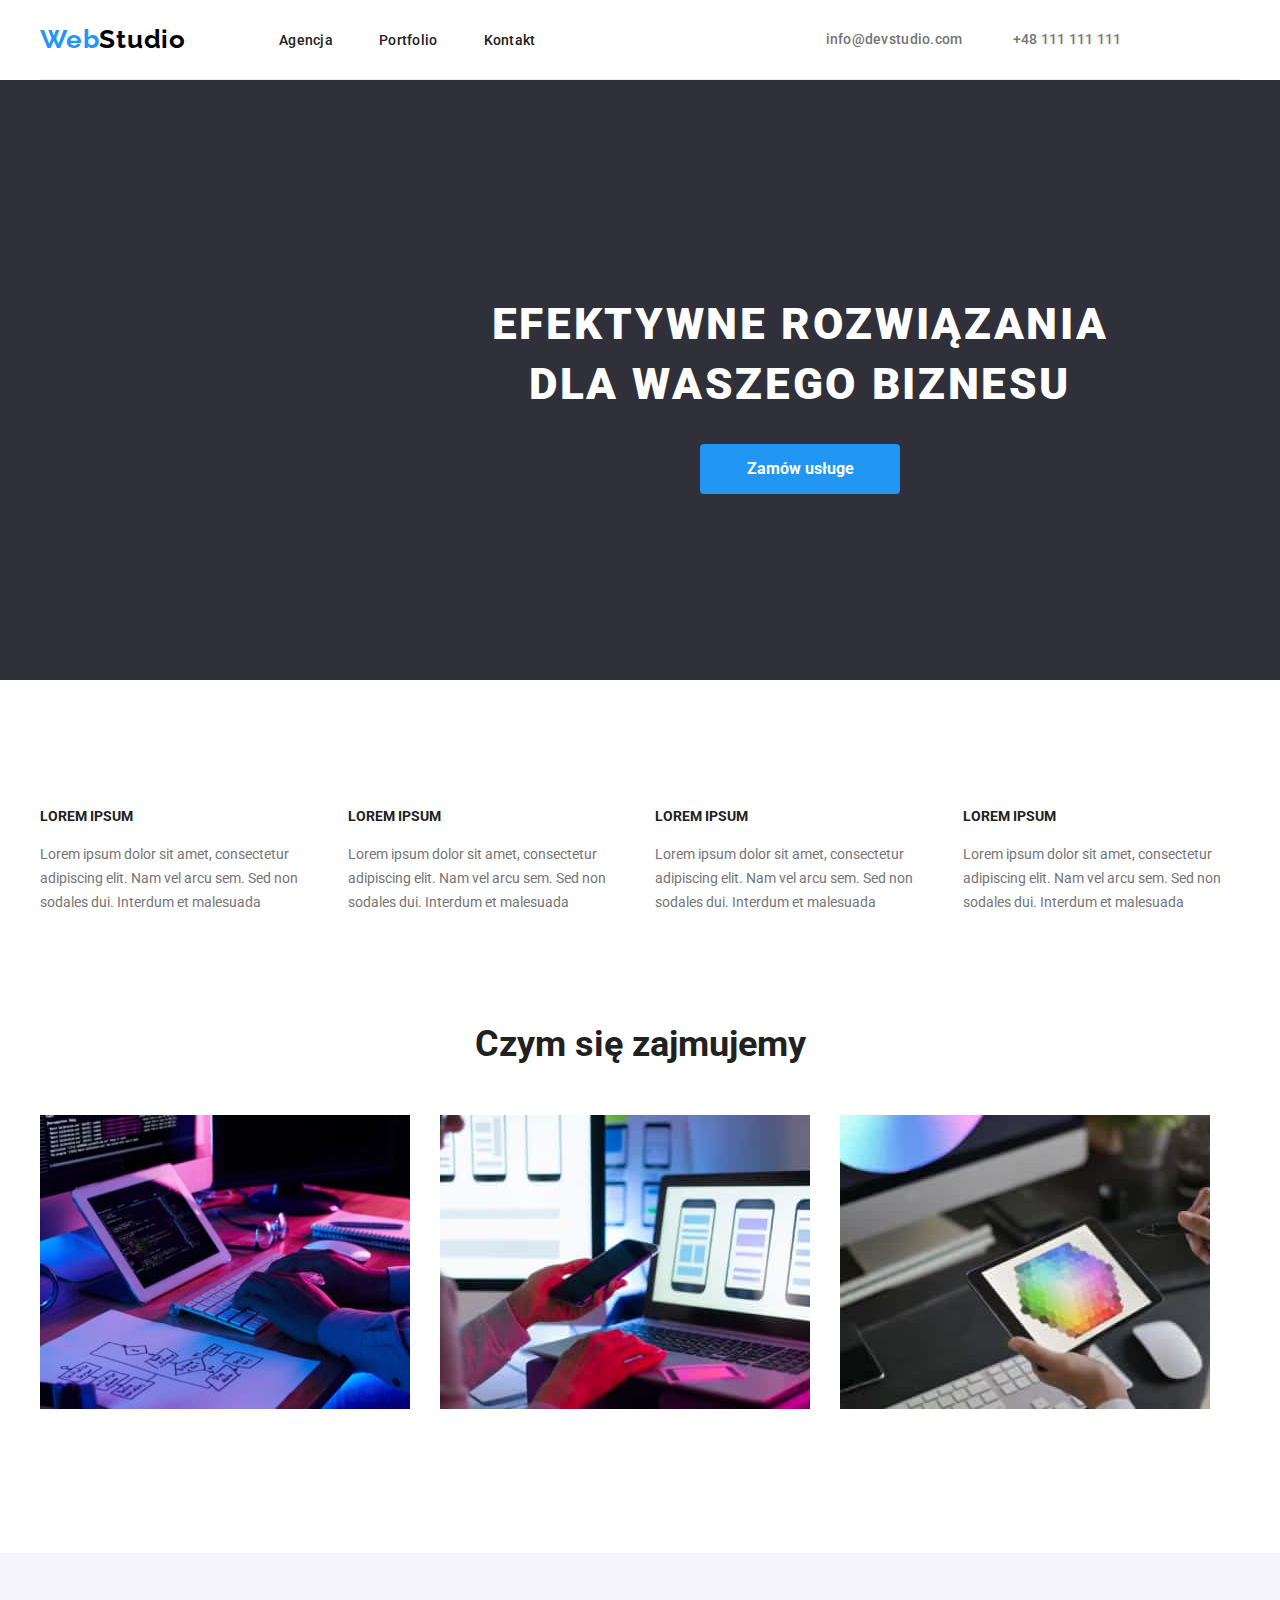
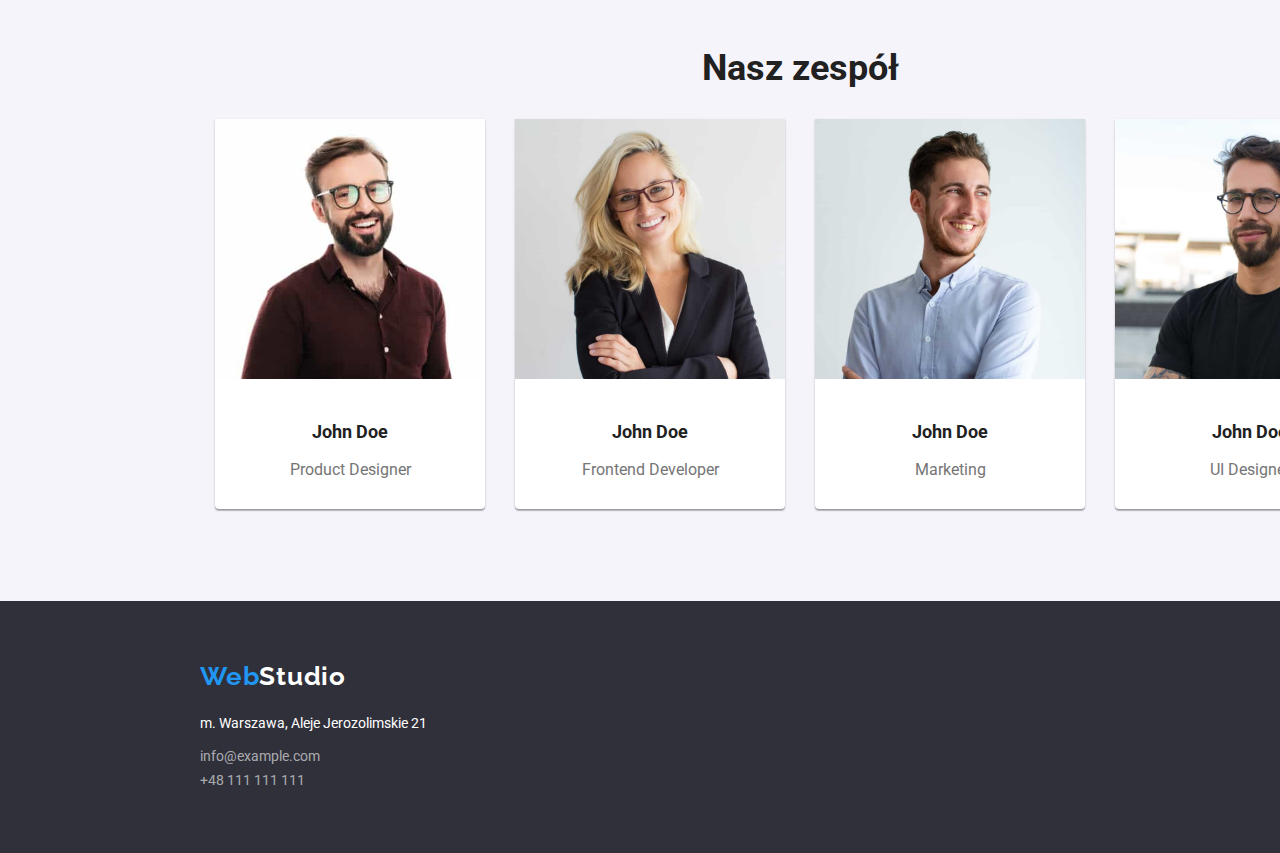
<file: index.html>
<!DOCTYPE html>
<html lang="en">
  <head>
    <meta charset="UTF-8" />
    <meta http-equiv="X-UA-Compatible" content="IE=edge" />
    <meta name="viewport" content="width=device-width, initial-scale=1.0" />
    <link rel="stylesheet" href="https://cdnjs.cloudflare.com/ajax/libs/modern-normalize/1.0.0/modern-normalize.min.css" />
    <link href="css/styles.css " rel="stylesheet" />
    <link rel="preconnect" href="https://fonts.googleapis.com" />
    <link rel="preconnect" href="https://fonts.gstatic.com" crossorigin />
    <link
      href="https://fonts.googleapis.com/css2?family=Raleway:wght@700&family=Roboto:wght@400;500;700;900&display=swap"
      rel="stylesheet"
    />
    <title>Studio</title>
  </head>
  <body>
      <header>
        <div class="container header">
          <div class="header-wrapper">
          <a href="index.html" class="without-underline webstudio-logo">
              <span class="blue-text">Web</span>Studio
          </a>
          <nav class="navigation-links-position">
          <ul class="no-dots-list nav-container">
            <li>
              <a class="nav-links" href="index.html">Agencja</a>
            </li>
            <li>
              <a class="nav-links" href="portfolio.html">Portfolio</a>
            </li>
            <li>
              <a class="nav-links" href="index.html">Kontakt</a>
            </li>
          </ul>
          </nav>
          <ul class="nav-contacts">
            <li>
              <a class="contacts" href="emailto:info@devstudio.com">info@devstudio.com
              </a>
            </li>
            <li>
              <a class="contacts" href="tel:+48111111111">+48 111 111 111</a>
            </li>
          </ul>
          </div>
        </div>
      </header>
      <main>
        <div class="title-background">
          <div class="container">
          <h1>
            EFEKTYWNE ROZWIĄZANIA <br />
            DLA WASZEGO BIZNESU
          </h1>
          <button type="button" class="button-service-ordering">Zamów usługe</button>
        </div>
        </div>
        <div class="section">
        <div class="container">
          <ul class="no-dots-list short-descriptions">
            <li>
              <h4>LOREM IPSUM</h4>
              <p class="description">
                Lorem ipsum dolor sit amet, consectetur adipiscing elit. Nam vel
                arcu sem. Sed non sodales dui. Interdum et malesuada
              </p>
            </li>
            <li>
              <h4>LOREM IPSUM</h4>
              <p class="description">
                Lorem ipsum dolor sit amet, consectetur adipiscing elit. Nam vel
                arcu sem. Sed non sodales dui. Interdum et malesuada
              </p>
            </li>
            <li>
              <h4>LOREM IPSUM</h4>
              <p class="description">
                Lorem ipsum dolor sit amet, consectetur adipiscing elit. Nam vel
                arcu sem. Sed non sodales dui. Interdum et malesuada
              </p>
            </li>
            <li>
              <h4>LOREM IPSUM</h4>
              <p class="description">
                Lorem ipsum dolor sit amet, consectetur adipiscing elit. Nam vel
                arcu sem. Sed non sodales dui. Interdum et malesuada
              </p>
            </li>
          </ul>
        </div>
        <div class="container" >
          <h2 class="what-we-do">Czym się zajmujemy</h2>
          <ul class="no-dots-list services">
            <li>
              <img
                src="./images/PC.jpg"
                alt="person typing on PC keyboard"
                width="370"
                height="294"
              />
            </li>
            <li>
              <img
                src="./images/mobile.jpg"
                alt="person looking at mobile and laptop"
                width="370"
                height="294"
              />
            </li>
            <li>
              <img
                src="./images/tablet.jpg"
                alt="person carrying tablet"
                width="370"
                height="294"
              />
            </li>
          </ul>
        </div>
        </div>
        <div class="section">
        <div class="team-container">
          <div class="container">
          <h2 class="team-header">Nasz zespół</h2>
          <ul class="no-dots-list team-members">
            <li class="team-card">
              <img
                src="./images/prduct_designer.jpg"
                alt="a smiling man"
                width="270"
                height="260"
              />
              <h5 class="team-card-name">John Doe</h5>
              <p class="profession">Product Designer</p>
            </li>
            <li class="team-card">
              <img
                src="./images/frontend_developer.jpg"
                alt="a smiling woman"
                width="270"
                height="260"
              />
              <h5 class="team-card-name">John Doe</h5>
              <p class="profession">Frontend Developer</p>
            </li>
            <li class="team-card">
              <img
                src="./images/marketing.jpg"
                alt="a smiling man"
                width="270"
                height="260"
              />
              <h5 class="team-card-name">John Doe</h5>
              <p class="profession">Marketing</p>
            </li>
            <li class="team-card">
              <img
                src="./images/UI_designer.jpg"
                alt="a smiling man"
                width="270"
                height="260"
              />
              <h5 class="team-card-name">John Doe</h5>
              <p class="profession">UI Designer</p>
            </li>
          </ul>
          </div>
        </div>
        </div>
      </main>
      <footer>
        <div class="container">
          <a href="index.html" class="without-underline webstudio-logo-footer">
              <span class="blue-text">Web</span>Studio
          </a>
          <address>m. Warszawa, Aleje Jerozolimskie 21</address>
          <ul class="no-dots-list contacts-list">
            <li><a class="footer-contacts" href="emailto:info@example.com">info@example.com</a>
            </li>
            <li><a class="footer-contacts" href="tel:+48111111111">+48 111 111 111</a>
            </li>
          </ul>
        </div>
      </footer>
  </body>
</html>
</file>
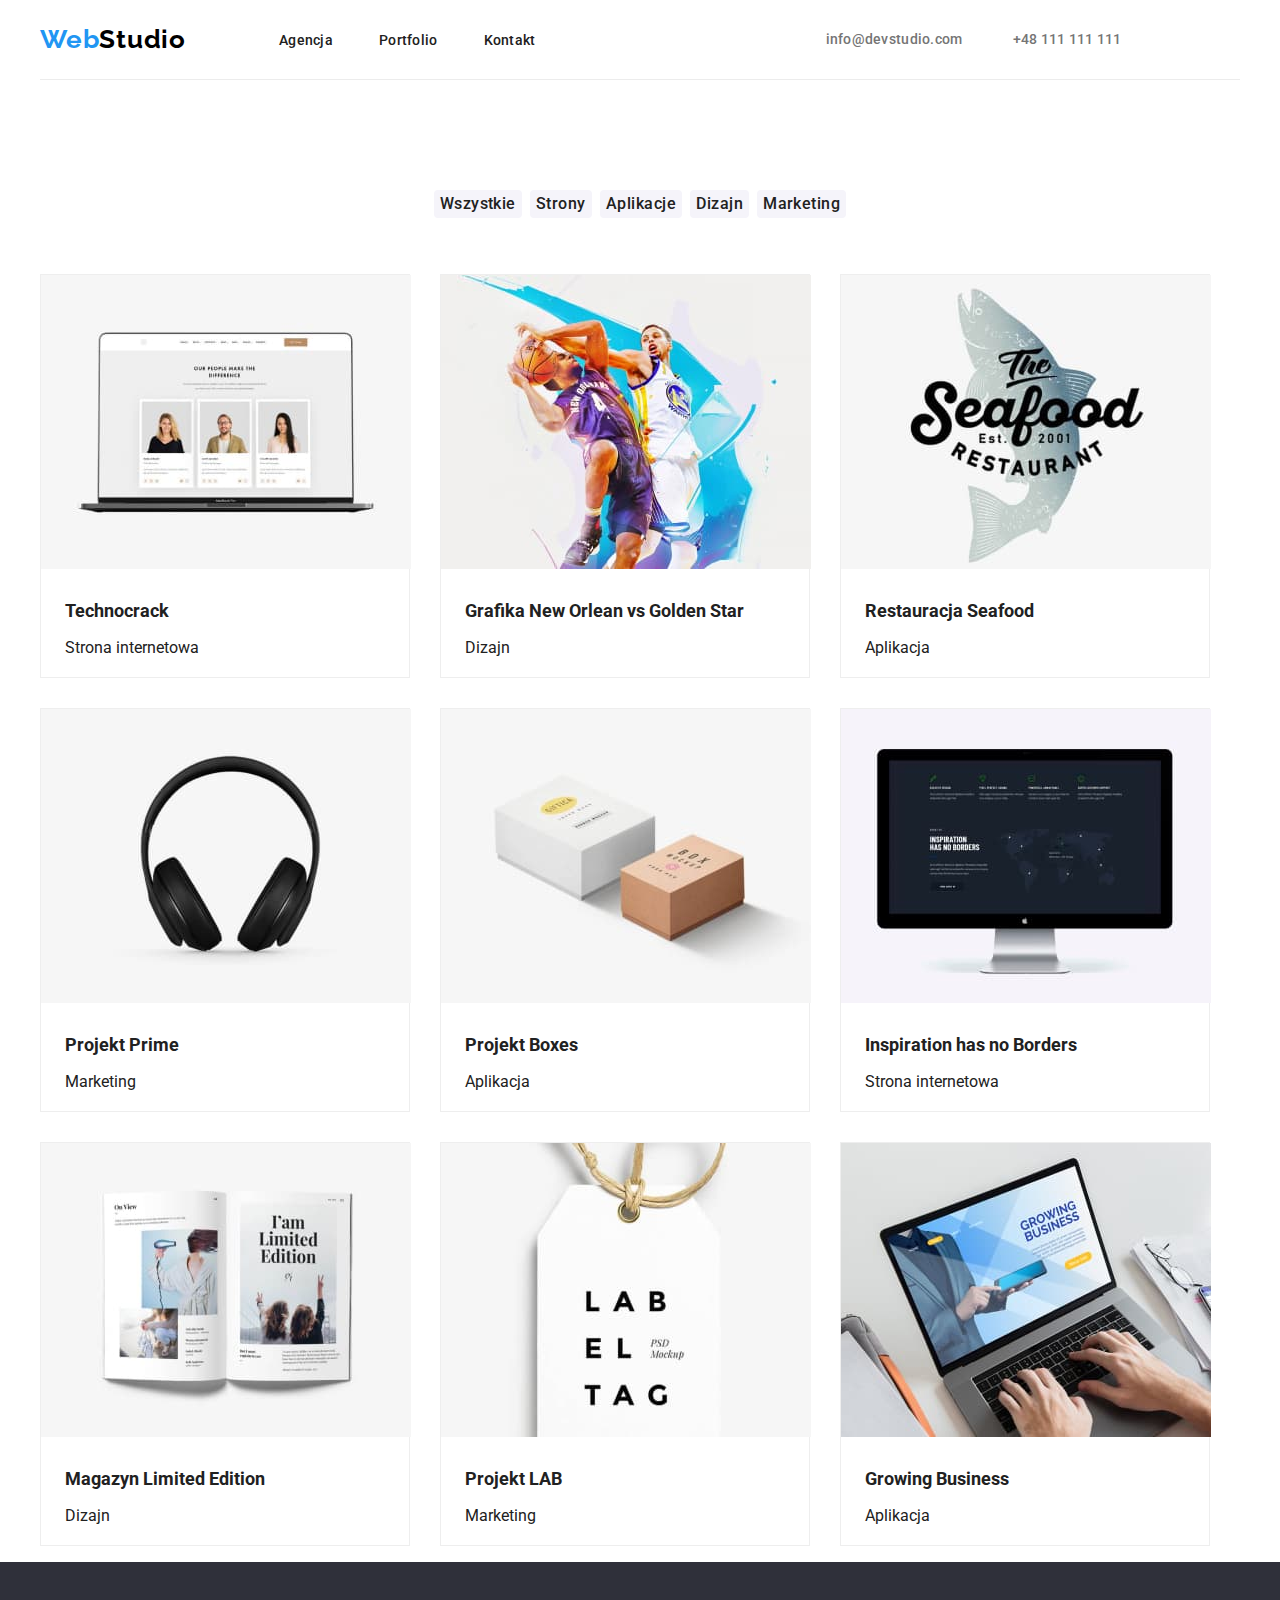
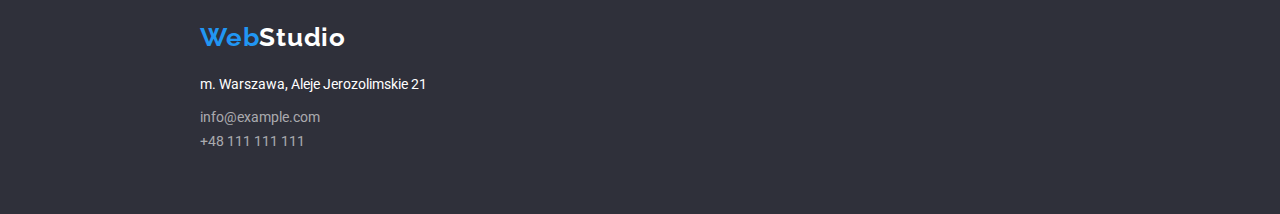
<file: portfolio.html>
<!DOCTYPE html>
<html lang="en">
<head>
    <meta charset="UTF-8">
    <meta http-equiv="X-UA-Compatible" content="IE=edge">
    <meta name="viewport" content="width=device-width, initial-scale=1.0">
    <link rel="stylesheet" href="https://cdnjs.cloudflare.com/ajax/libs/modern-normalize/1.0.0/modern-normalize.min.css" />
    <link href="css/styles.css" rel="stylesheet" />
    <link rel="preconnect" href="https://fonts.googleapis.com" />
    <link rel="preconnect" href="https://fonts.gstatic.com" crossorigin />
    <link
      href="https://fonts.googleapis.com/css2?family=Raleway:wght@700&family=Roboto:wght@400;500;700;900&display=swap"
      rel="stylesheet"
    />
    <title>Portolio</title>
</head>
<body>
        <header>
          <div class="container header">
            <div class="header-wrapper">
              <a href="index.html" class="without-underline webstudio-logo">
                <span class="blue-text">Web</span>Studio
              </a>
              <nav class="navigation-links-position">
                <ul class="no-dots-list nav-container">
                  <li>
                    <a class="nav-links" href="index.html">Agencja</a>
                  </li>
                  <li>
                    <a class="nav-links" href="portfolio.html">Portfolio</a>
                  </li>
                  <li>
                    <a class="nav-links" href="index.html">Kontakt</a>
                  </li>
                </ul>
              </nav>
              <ul class="nav-contacts">
                <li>
                  <a class="contacts" href="emailto:info@devstudio.com">info@devstudio.com
                  </a>
                </li>
                <li>
                  <a class="contacts" href="tel:+48111111111">+48 111 111 111</a>
                </li>
              </ul>
            </div>
          </div>
        </header>
        <main>
          <div class="section container">
          <ul class="no-dots-list row-of-buttons">
            <li>
              <button type="button" class="portfolio-button">Wszystkie</button>
            </li>
            
            <li>
              <button type="button" class="portfolio-button">Strony</button>
            </li>
            <li>
              <button type="button" class="portfolio-button">Aplikacje</button>
            </li>
            <li>
              <button type="button" class="portfolio-button">Dizajn</button>
            </li>
            <li>
              <button type="button" class="portfolio-button">Marketing</button>
            </li>
          </ul>
         <ul class="no-dots-list services-offer"> 
            <li class="service-card">
              <img
                src="./images/p_technocrack.jpg"
                alt="strona internetowa"
                width="370px"
                height="294px"
              />
              <h5 class="product-header">Technocrack</h5>
              <p class="portfolio-type">Strona internetowa</p>
            </li>
            <li class="service-card">
              <img
              src="./images/p_basketball.jpg"
              alt="mecz koszykówki"
              width="370px"
              height="294px"
            />
              <h5 class="product-header">Grafika New Orlean vs Golden Star</h5>
              <p class="portfolio-type">Dizajn</p>
            </li>
            <li class="service-card">
              <img
              src="./images/p_seafood_restaurant.jpg"
              alt="logo restauracji Seafood"
              width="370px"
              height="294px"
            />
              <h5 class="product-header">Restauracja Seafood</h5>
              <p class="portfolio-type">Aplikacja</p>
            </li>
            <li class="service-card">
              <img
              src="./images/p_headphones.jpg"
              alt="słuchawki nauszne"
              width="370px"
              height="294px"
            />
              <h5 class="product-header">Projekt Prime</h5>
              <p class="portfolio-type">Marketing</p>
            </li>
            <li class="service-card">
              <img
              src="./images/p_boxes.jpg"
              alt="dwa pudełka"
              width="370px"
              height="294px"
            />
              <h5 class="product-header">Projekt Boxes</h5>
              <p class="portfolio-type">Aplikacja</p>
            </li>
            <li class="service-card">
              <img
              src="./images/p_monitor.jpg"
              alt="monitor komputerowy"
              width="370px"
              height="294px"
            />
              <h5 class="product-header">Inspiration has no Borders</h5>
              <p class="portfolio-type">Strona internetowa</p>
            </li>
            <li class="service-card">
              <img
              src="./images/p_magazine.jpg"
              alt="czasopismo"
              width="370px"
              height="294px"
            />
              <h5 class="product-header">Magazyn Limited Edition</h5>
              <p class="portfolio-type">Dizajn</p>
            </li>
            <li class="service-card">
              <img
              src="./images/p_tag.jpg"
              alt="zawieszka z logo"
              width="370px"
              height="294px"
            />
              <h5 class="product-header">Projekt LAB</h5>
              <p class="portfolio-type">Marketing</p>
            </li>
            <li class="service-card">
              <img
              src="./images/p_laptop.jpg"
              alt="człowiek pracujący na laptopie"
              width="370px"
              height="294px"
            />
              <h5 class="product-header">Growing Business</h5>
              <p class="portfolio-type">Aplikacja</p>
            </li>
          </ul>
          </div>
        </main>
      <footer>
        <div class="container">
          <a href="index.html" class="without-underline webstudio-logo-footer">
            <span class="blue-text">Web</span>Studio
          </a>
          <address>m. Warszawa, Aleje Jerozolimskie 21</address>
          <ul class="no-dots-list contacts-list">
            <li><a class="footer-contacts" href="emailto:info@example.com">info@example.com</a>
            </li>
            <li><a class="footer-contacts" href="tel:+48111111111">+48 111 111 111</a>
            </li>
          </ul>
        </div>
      </footer>
</body>
</html>
</file>
<file: css/styles.css>
:root {
  --main-bg-color: #FFFFFF;
  --main-text-color:#212121;
  --blue: #2196F3;
  --white: #ffffff;
}
body {
  font-family: "Roboto", "Raleway", sans-serif;
  background-color: var(--main-bg-color);
  color: var(--main-text-color);
  margin:0;
  padding:0;
}
.container {
  width: 100%;
  max-width: 1200px;
  padding: 0;
  margin: 0 auto;
}
.section {
  padding-top: 94px;
}
.header {
  background-color: var(--white);
  height: 80px;
  width: 1600px;
  flex-direction: row;
  display: flex;
  justify-content: space-between;
  gap: 93px;
  border-bottom: 1px solid #ececec;
}
.header-wrapper {
  display: flex;
  align-items: center; 
}

.nav-container {
  display: flex;
  flex-direction: row;
  gap:46px;
  line-height: 1.2;
  padding: 0;
  margin-left: 93px;
}
.navigation-links-position {
  padding: 0 auto;
}
.title-background {
  background-color: #2F303A;
  height: 600px;
  width: 1600px;
  padding: 200px 0;
  display: flex;
  gap: 30px;
  flex-direction: column;
  justify-content: center;
  align-items: center;
  text-align: center;
  margin: auto;
}
.webstudio-logo {
  font-family: "Raleway";
  font-weight: 700;
  font-size: 26px;
  line-height: 1.19;
  letter-spacing: 0.03em;
  color: #000000;
  text-decoration: none;
}
.webstudio-logo-footer {
  font-family: "Raleway";
  font-weight: 700;
  font-size: 26px;
  line-height: 1.19;
  letter-spacing: 0.03em;
  color: var(--white);
  text-decoration: none;
}
.without-underline {
  text-decoration: none;
}
.blue-text {
  color: var(--blue);
}
.nav-links {
  font-family: "Roboto";
  font-weight: 500;
  font-size: 14px;
  line-height: 1.14;
  letter-spacing: 0.02em;
  color: var(--main-text-color);
  text-decoration: none;

}
.nav-links:hover {
  color: var(--blue);
  text-decoration: none;
}
.nav-links:focus {
  color: var(--blue);
}
.contacts {
  font-family: "Roboto";
  font-weight: 500;
  font-size: 14px;
  line-height: 1.17;
  letter-spacing: 0.02em;
  color: #757575;
  text-decoration: none;
   
}
.contacts:hover {
  color: var(--blue);
  text-decoration: none;
}
.contacts:focus {
  color: var(--blue);
}
.nav-contacts {
  margin-left: 250px;
  gap: 50px;
  list-style: none;
  display: flex;
  flex-direction: row;
}
address {
  font-style: normal;
  font-size: 14px;
  line-height: 1.71;
  color: var(--white);
  margin-top: 20px;
  margin-bottom: 9px;
}
.footer-contacts {
  font-size: 14px;
  line-height: 1.71;
  color: #FFFFFF99;
  text-decoration: none;
  padding: 0;
}
footer {
  background-color: #2F303A;
  height: 252px;
  width: 1600px;
  margin: auto;
  padding: 60px 0 0 0;
  flex-direction: column;
}

.contacts-list {
  flex-direction: column;
  margin: 0 auto;
  padding: 0;
  gap: 9px;
}
h1 {
  font-family: "Roboto";
  font-weight: 900;
  font-size: 44px;
  line-height: 1.36;
  text-align: center;
  letter-spacing: 0.06em;
  text-transform: uppercase;
  color: var(--white);
}
h2 {
  font-family: 'Roboto';
  font-style: bold;
  font-size: 36px;
  line-height: 1.17;
  letter-spacing: 3%;
  text-align: center;
}
.what-we-do {
  margin-top: 94px;
}

.button-service-ordering {
  background-color: var(--blue);
  width: 200px;
  height: 50px;
  font-weight: 700;
  font-size: 16px;
  line-height: 1.87;
  color: var(--white);
  
  border-style: none;
  border-radius: 4px;
  cursor: pointer;
  text-align: center;
  padding: 10px 41px 10px 42px;
}

h4 {
  font-family: "Roboto";
  font-weight: 700;
  font-size: 14px;
  line-height: 1.14;
  text-transform: uppercase;
  color: var(--main-text-color);
}
h5 {
  font-family: 'Roboto';
  font-style: bold;
  font-size: 18px;
  line-height: 2;
}
.profession {
  font-size:16px;
  line-height: 1.19;
  color: #757575;
  margin: 0 0 30px 0;
}
.description {
  font-family: 'Roboto';
  font-size: 14px;
  line-height: 1.71;
  color: #757575;
}
.portfolio-type {
  font-family: 'Roboto';
  font-size: 16px;
  Line-height: 1.87;
  margin:0 0 0 24px;
}
.portfolio-first-button {
  font-family: 'Roboto';
  font-size: 16px;
  line-height: 1.62;
  text-align: center;
  font-weight: 500;
  letter-spacing: 0.03em;
  cursor: pointer;
  text-decoration: none;
  border: 0em;
  border-radius: 4px;
  background-color: var(--blue);
  color: var(--white);
}

.portfolio-button {
  font-family: 'Roboto';
  font-size: 16px;
  line-height: 1.62;
  text-align: center;
  font-weight: 500;
  letter-spacing: 0.03em;
  cursor: pointer;
  text-decoration: none;
  border: 0em;
  border-radius: 4px;
  background-color: #F5F4FA;
  color: var(--main-text-color);
}

.portfolio-button:hover {
  
  border: var(--blue) solid;
  border-radius: 4px;
  text-decoration: underline;
  text-decoration-color: var(--blue);
  background-color: var(--blue);
  color: var(--white);
}
.no-dots-list{
  list-style: none;
  padding-left: 0;
}

.short-descriptions {
  display: flex;
  list-style: none;
  flex-direction: row;
  gap: 30px;
} 
.team-header {
  padding-top: 94px;
}
.services {
  display: flex;
  flex-direction: row;
  gap: 30px;
  margin-top: 50px;
}
.team-container {
  background-color: #F5F4FA;
  height: 648px;
  width: 1600px;
  margin: auto;
}
.team-members {
  display: flex;
  flex-direction: row;
  justify-content: center;
  gap: 30px;
}
.team-card {
  background-color: var(--white);
  text-align: center;
  border-bottom-left-radius: 4px;
  border-bottom-right-radius: 4px;
  box-shadow: 0px 2px 1px rgba(0, 0, 0, 0.2), 0px 1px 1px rgba(0, 0, 0, 0.14), 0px 1px 3px rgba(0, 0, 0, 0.12);
}
.team-card-name {
  margin: 30px 0 10px 0;
}
.row-of-buttons {
  display: flex;
  flex-direction: row;
  justify-content: center;
  gap: 8px;
  margin-bottom: 56px;
}
.services-offer  {
  display: flex;
  flex-direction: row;
  flex-wrap: wrap;
  padding: 0;
  gap: 30px;
  flex-basis: calc((100% - 6px) / 3);
}
.service-card {
  width: 370px;
  height: 404px;
  border: #EEEEEE solid 1px;
}
.product-header {
  margin: 20px 0 4px 24px;
}
</file>
